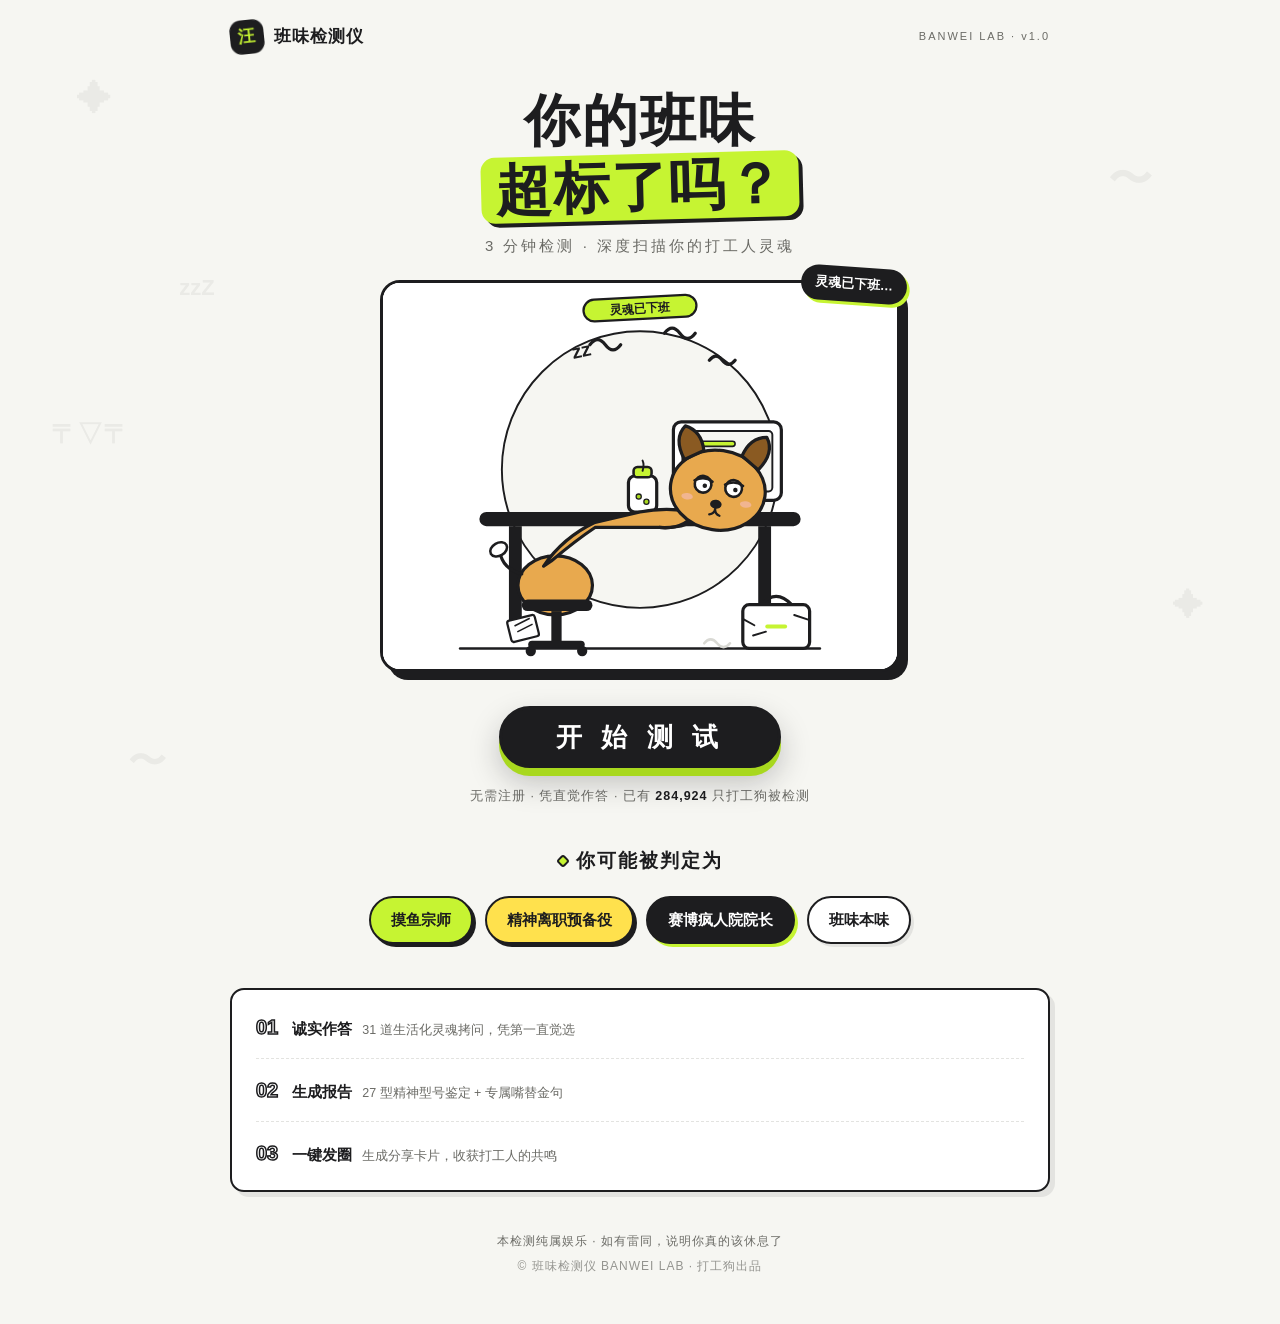
<file: index.html>
<!DOCTYPE html>
<html lang="zh-CN">
<head>
<meta charset="UTF-8">
<meta name="viewport" content="width=device-width, initial-scale=1.0, viewport-fit=cover">
<title>班味检测仪 · 测测你的班味浓度</title>
<meta name="description" content="面向职场打工人的情绪共鸣型趣味测试，31 道生活化灵魂拷问，鉴定 27 种打工人精神状态，一键生成分享卡片。">
<link rel="preconnect" href="https://cdn.jsdelivr.net">
<link rel="stylesheet" href="style.css?v=8">
</head>
<body class="page-home">

<div class="bg-doodles" aria-hidden="true">
  <span class="doodle d1">✦</span>
  <span class="doodle d2">〜</span>
  <span class="doodle d3">〒▽〒</span>
  <span class="doodle d4">✦</span>
  <span class="doodle d5">zzZ</span>
  <span class="doodle d6">〜</span>
</div>

<main class="home-wrap">
  <header class="brand-bar">
    <div class="brand-logo">
      <span class="logo-badge">汪</span>
      <span class="logo-text">班味检测仪</span>
    </div>
    <span class="brand-ver">BANWEI LAB · v1.0</span>
  </header>

  <section class="hero">
    <h1 class="hero-title">
      <span class="hero-title-line">你的班味</span>
      <span class="hero-title-line accent">超标了吗？</span>
    </h1>
    <p class="hero-sub">3 分钟检测 · 深度扫描你的打工人灵魂</p>

    <figure class="hero-figure">
      <img src="assets/hero.svg" alt="打工狗瘫在工位上的插画" class="hero-img" draggable="false">
      <span class="hero-bubble">灵魂已下班…</span>
    </figure>

    <div class="hero-cta">
      <a class="btn-start" href="quiz.html" id="btnStart">
        <span class="btn-start-inner">开 始 测 试</span>
      </a>
      <p class="hero-note">无需注册 · 凭直觉作答 · 已有 <b id="testedCount">284,921</b> 只打工狗被检测</p>
    </div>
  </section>

  <section class="tag-preview">
    <h2 class="section-title"><i class="title-tick"></i>你可能被判定为</h2>
    <ul class="tag-cloud">
      <li class="tag-pill pill-green">摸鱼宗师</li>
      <li class="tag-pill pill-yellow">精神离职预备役</li>
      <li class="tag-pill pill-black">赛博疯人院院长</li>
      <li class="tag-pill pill-outline">班味本味</li>
    </ul>
  </section>

  <section class="steps" aria-label="检测流程">
    <div class="step-row">
      <span class="step-no">01</span>
      <div class="step-text">
        <h3>诚实作答</h3>
        <p>31 道生活化灵魂拷问，凭第一直觉选</p>
      </div>
    </div>
    <div class="step-row">
      <span class="step-no">02</span>
      <div class="step-text">
        <h3>生成报告</h3>
        <p>27 型精神型号鉴定 + 专属嘴替金句</p>
      </div>
    </div>
    <div class="step-row">
      <span class="step-no">03</span>
      <div class="step-text">
        <h3>一键发圈</h3>
        <p>生成分享卡片，收获打工人的共鸣</p>
      </div>
    </div>
  </section>

  <footer class="home-footer">
    <p>本检测纯属娱乐 · 如有雷同，说明你真的该休息了</p>
    <p class="footer-dog">© 班味检测仪 BANWEI LAB · 打工狗出品</p>
  </footer>
</main>

<script>
(function(){
  var base = 284921, key = 'bw_tested_base';
  try {
    var saved = localStorage.getItem(key);
    if (!saved) { saved = base; localStorage.setItem(key, String(base)); }
    var n = parseInt(saved, 10) + Math.floor(Math.random() * 7) + 1;
    localStorage.setItem(key, String(n));
    var el = document.getElementById('testedCount');
    if (el) el.textContent = n.toLocaleString('zh-CN');
  } catch(e){}
})();
</script>
</body>
</html>
</file>
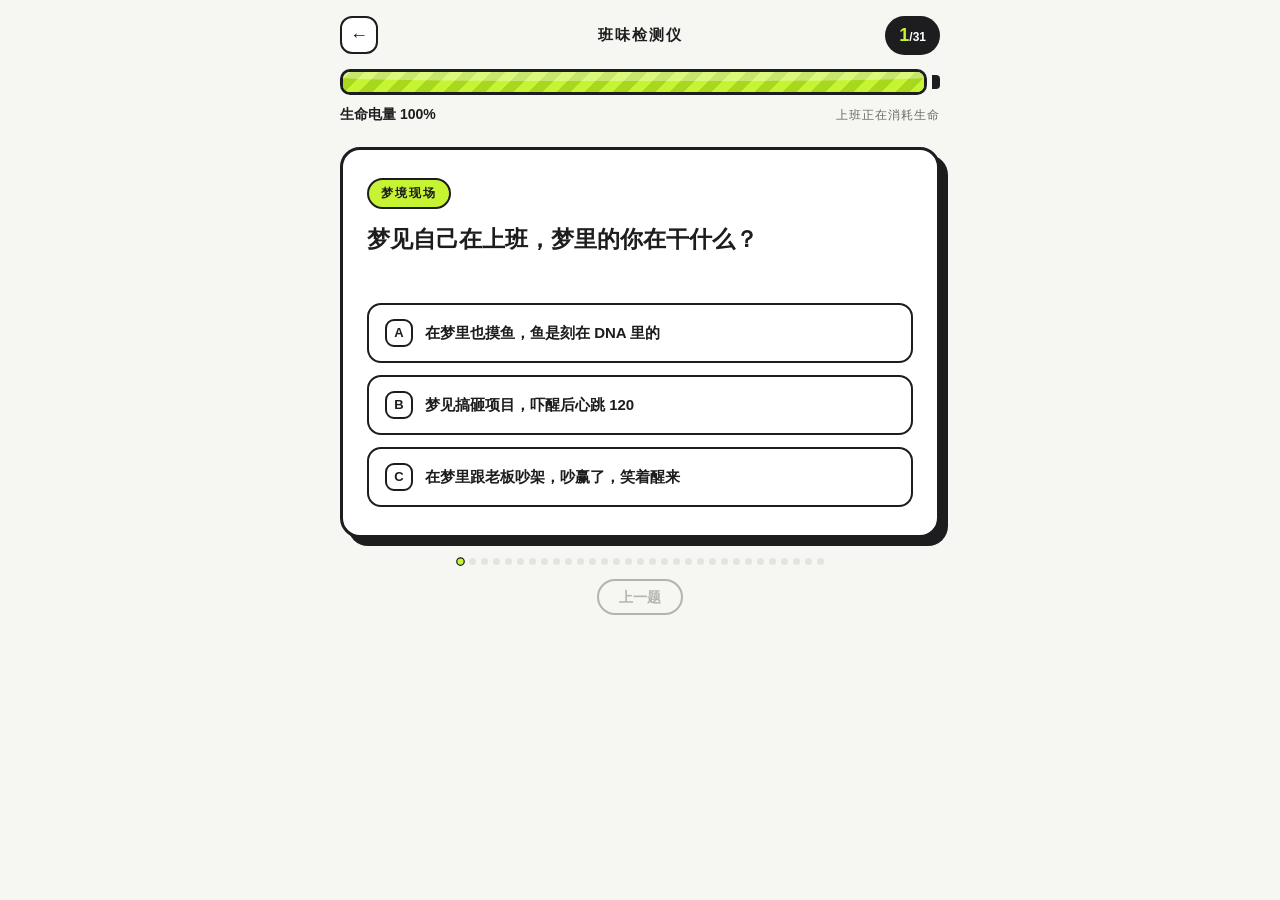
<file: quiz.html>
<!DOCTYPE html>
<html lang="zh-CN">
<head>
<meta charset="UTF-8">
<meta name="viewport" content="width=device-width, initial-scale=1.0, viewport-fit=cover">
<title>班味检测中… · 班味检测仪</title>
<link rel="preconnect" href="https://cdn.jsdelivr.net">
<link rel="stylesheet" href="style.css?v=10">
</head>
<body class="page-quiz">

<header class="quiz-header">
  <a class="quiz-back" href="index.html" aria-label="返回首页">←</a>
  <div class="quiz-brand">班味检测仪</div>
  <div class="quiz-count"><b id="qNow">1</b><span>/31</span></div>
</header>

<div class="battery-zone">
  <div class="battery">
    <div class="battery-body">
      <div class="battery-fill" id="batteryFill"></div>
      <div class="battery-gloss"></div>
    </div>
    <div class="battery-cap"></div>
  </div>
  <div class="battery-label"><span id="batteryText">生命电量 100%</span><span class="battery-tip">上班正在消耗生命</span></div>
</div>

<main class="quiz-main">
  <section class="q-card" id="qCard">
    <div class="q-scene" id="qScene">周一早高峰</div>
    <h2 class="q-title" id="qTitle">题目加载中…</h2>
    <div class="q-options" id="qOptions"></div>
  </section>

  <div class="quiz-nav">
    <div class="q-dots" id="qDots" aria-hidden="true"></div>
    <button class="btn-ghost" id="btnPrev" type="button">上一题</button>
  </div>
</main>

<div class="scan-mask" id="scanMask" hidden>
  <div class="scan-box">
    <div class="scan-dog">🐶</div>
    <div class="scan-line"></div>
  </div>
  <p class="scan-text" id="scanText">正在提取班味样本…</p>
  <div class="scan-bar"><i id="scanBar"></i></div>
</div>

<script src="questions.js?v=6"></script>
<script src="quiz.js?v=6"></script>
</body>
</html>
</file>
<file: style.css>
/* ============================================================
   班味检测仪 · 全站样式
   设计规范：白底/浅灰底 + 黑 + 荧光绿（强调色），日系极简扁平
   ============================================================ */
:root {
  --bg: #f6f6f2;
  --card: #ffffff;
  --ink: #1d1d1f;
  --ink-soft: #6b6b66;
  --line: #e3e3e0;
  --accent: #c6f432;
  --accent-deep: #a8d81e;
  --radius: 20px;
  --radius-sm: 14px;
  --shadow: 0 6px 24px rgba(29, 29, 31, 0.07);
  --shadow-lift: 0 10px 32px rgba(29, 29, 31, 0.12);
  --font-title: "PingFang SC", "HarmonyOS Sans SC", "Source Han Sans SC", "Noto Sans SC", "Microsoft YaHei", sans-serif;
  --font-body: "PingFang SC", "HarmonyOS Sans SC", "Yuanti SC", "Quicksand", "Noto Sans SC", "Microsoft YaHei", sans-serif;
}

* { margin: 0; padding: 0; box-sizing: border-box; }
html { -webkit-text-size-adjust: 100%; }
body {
  font-family: var(--font-body);
  background: var(--bg);
  color: var(--ink);
  line-height: 1.6;
  min-height: 100vh;
  -webkit-font-smoothing: antialiased;
}
img { max-width: 100%; display: block; }
button { font-family: inherit; cursor: pointer; }
a { color: inherit; text-decoration: none; }

/* ===================== 首页 ===================== */
.page-home {
  position: relative;
  overflow-x: hidden;
}

.bg-doodles {
  position: fixed;
  inset: 0;
  pointer-events: none;
  z-index: 0;
}
.doodle {
  position: absolute;
  font-weight: 700;
  color: var(--ink);
  opacity: 0.05;
  user-select: none;
}
.doodle.d1 { top: 8%; left: 6%; font-size: 34px; }
.doodle.d2 { top: 16%; right: 10%; font-size: 44px; }
.doodle.d3 { top: 46%; left: 4%; font-size: 26px; }
.doodle.d4 { bottom: 30%; right: 6%; font-size: 30px; }
.doodle.d5 { top: 30%; left: 14%; font-size: 22px; }
.doodle.d6 { bottom: 12%; left: 10%; font-size: 38px; }

.home-wrap {
  position: relative;
  z-index: 1;
  max-width: 720px;
  margin: 0 auto;
  padding: 20px 20px 48px;
}

/* 品牌栏 */
.brand-bar {
  display: flex;
  align-items: center;
  justify-content: space-between;
  gap: 12px;
}
.brand-logo {
  display: inline-flex;
  align-items: center;
  gap: 10px;
  font-family: var(--font-title);
  font-weight: 800;
  font-size: 17px;
  letter-spacing: 1px;
}
.logo-badge {
  width: 34px;
  height: 34px;
  border-radius: 11px;
  background: var(--ink);
  color: var(--accent);
  display: inline-flex;
  align-items: center;
  justify-content: center;
  font-size: 17px;
  font-weight: 800;
  transform: rotate(-6deg);
  flex: none;
}
.brand-ver {
  font-size: 11px;
  color: var(--ink-soft);
  letter-spacing: 2px;
  white-space: nowrap;
}

/* Hero */
.hero { text-align: center; padding-top: 34px; }
.hero-title {
  font-family: var(--font-title);
  font-weight: 900;
  font-size: clamp(34px, 8.5vw, 56px);
  line-height: 1.18;
  letter-spacing: 2px;
}
.hero-title-line { display: block; }
.hero-title-line.accent {
  background: var(--accent);
  display: inline-block;
  padding: 0 14px;
  border-radius: 14px;
  transform: rotate(-1.5deg);
  box-shadow: 4px 4px 0 var(--ink);
}
.hero-sub {
  margin-top: 14px;
  color: var(--ink-soft);
  font-size: 15px;
  letter-spacing: 3px;
}

.hero-figure {
  position: relative;
  margin: 22px auto 0;
  max-width: 460px;
  border: 3px solid var(--ink);
  border-radius: var(--radius);
  background: var(--card);
  box-shadow: 8px 8px 0 var(--ink);
  overflow: visible;
}
.hero-img {
  width: 100%;
  aspect-ratio: 4 / 3;
  object-fit: cover;
  border-radius: calc(var(--radius) - 3px);
  background: #fff;
}
.hero-bubble {
  position: absolute;
  top: -16px;
  right: -10px;
  background: var(--ink);
  color: #fff;
  font-size: 13px;
  font-weight: 700;
  padding: 7px 14px;
  border-radius: 999px;
  transform: rotate(4deg);
  box-shadow: 3px 3px 0 var(--accent);
  white-space: nowrap;
}

/* 开始按钮 */
.hero-cta { margin-top: 34px; }
.btn-start {
  position: relative;
  display: inline-flex;
  align-items: center;
  justify-content: center;
  line-height: 1;
  gap: 10px;
  background: var(--ink);
  color: #fff;
  font-family: var(--font-title);
  font-weight: 900;
  font-size: clamp(20px, 5vw, 26px);
  letter-spacing: 6px;
  padding: 15px 54px;
  border-radius: 999px;
  border: 3px solid var(--ink);
  box-shadow: 0 8px 0 var(--accent-deep), 0 14px 30px rgba(29, 29, 31, 0.25);
  transition: transform 0.15s ease, box-shadow 0.15s ease;
  animation: breathe 2.4s ease-in-out infinite;
}
@keyframes breathe {
  0%, 100% { transform: translateY(0); }
  50% { transform: translateY(-4px); }
}
.btn-start:hover {
  animation: none;
  transform: translateY(-2px) scale(1.02);
  box-shadow: 0 10px 0 var(--accent-deep), 0 18px 36px rgba(29, 29, 31, 0.3);
}
.btn-start:active {
  transform: translateY(4px);
  box-shadow: 0 3px 0 var(--accent-deep);
}
.hero-note {
  margin-top: 18px;
  font-size: 12.5px;
  color: var(--ink-soft);
  letter-spacing: 1px;
}
.hero-note b { color: var(--ink); }

/* 标签预览 */
.tag-preview { margin-top: 40px; text-align: center; }
.section-title {
  font-family: var(--font-title);
  font-weight: 800;
  font-size: 19px;
  letter-spacing: 2px;
  display: inline-flex;
  align-items: center;
  gap: 8px;
}
.title-tick {
  width: 10px;
  height: 10px;
  background: var(--accent);
  border: 2px solid var(--ink);
  border-radius: 3px;
  transform: rotate(45deg);
  flex: none;
}
.tag-cloud {
  list-style: none;
  display: flex;
  flex-wrap: wrap;
  justify-content: center;
  gap: 12px;
  margin-top: 20px;
}
.tag-pill {
  font-family: var(--font-title);
  font-weight: 800;
  font-size: 15px;
  padding: 10px 20px;
  border-radius: 999px;
  border: 2.5px solid var(--ink);
  transition: transform 0.2s ease;
}
.tag-pill:hover { transform: translateY(-3px) rotate(-2deg); }
.pill-green { background: var(--accent); box-shadow: 3px 3px 0 var(--ink); }
.pill-yellow { background: #ffe14d; box-shadow: 3px 3px 0 var(--ink); }
.pill-black { background: var(--ink); color: #fff; box-shadow: 3px 3px 0 var(--accent); }
.pill-outline { background: #fff; box-shadow: 3px 3px 0 var(--line); }

/* 三步流程（单容器紧凑列表） */
.steps {
  margin-top: 44px;
  background: var(--card);
  border: 2.5px solid var(--ink);
  border-radius: var(--radius-sm);
  box-shadow: 5px 5px 0 var(--line);
  padding: 4px 20px;
}
.step-row {
  display: flex;
  align-items: baseline;
  gap: 14px;
  padding: 13px 0;
}
.step-row + .step-row { border-top: 1.5px dashed var(--line); }
.step-no {
  flex: none;
  font-family: var(--font-title);
  font-weight: 900;
  font-size: 20px;
  color: transparent;
  -webkit-text-stroke: 1.5px var(--ink);
}
.step-text {
  display: flex;
  align-items: baseline;
  gap: 10px;
  flex-wrap: wrap;
}
.step-text h3 {
  font-family: var(--font-title);
  font-weight: 800;
  font-size: 15px;
  white-space: nowrap;
}
.step-text p {
  font-size: 12.5px;
  color: var(--ink-soft);
  line-height: 1.55;
}

.home-footer {
  margin-top: 40px;
  text-align: center;
  font-size: 12px;
  color: var(--ink-soft);
  letter-spacing: 1px;
}
.footer-dog { margin-top: 6px; opacity: 0.7; }

/* ===================== 答题页 ===================== */
.page-quiz {
  min-height: 100vh;
  display: flex;
  flex-direction: column;
}

.quiz-header {
  position: relative;
  display: flex;
  align-items: center;
  justify-content: space-between;
  gap: 12px;
  max-width: 640px;
  width: 100%;
  margin: 0 auto;
  padding: 16px 20px 0;
}
.quiz-back {
  width: 38px;
  height: 38px;
  border-radius: 12px;
  border: 2.5px solid var(--ink);
  background: #fff;
  display: inline-flex;
  align-items: center;
  justify-content: center;
  font-size: 18px;
  font-weight: 700;
  flex: none;
  transition: transform 0.15s ease;
}
.quiz-back:hover { transform: translateX(-2px); }
.quiz-brand {
  position: absolute;
  left: 50%;
  transform: translateX(-50%);
  pointer-events: none;
  font-family: var(--font-title);
  font-weight: 800;
  font-size: 15px;
  letter-spacing: 2px;
}
.quiz-count {
  font-family: var(--font-title);
  font-weight: 900;
  font-size: 18px;
  background: var(--ink);
  color: var(--accent);
  padding: 5px 14px;
  border-radius: 999px;
  flex: none;
}
.quiz-count span { font-size: 12px; color: #fff; font-weight: 600; }

/* 电量条 */
.battery-zone {
  max-width: 640px;
  width: 100%;
  margin: 14px auto 0;
  padding: 0 20px;
}
.battery {
  display: flex;
  align-items: center;
  gap: 5px;
}
.battery-body {
  position: relative;
  flex: 1;
  height: 26px;
  border: 3px solid var(--ink);
  border-radius: 10px;
  background: #fff;
  overflow: hidden;
}
.battery-fill {
  height: 100%;
  width: 100%;
  background: repeating-linear-gradient(
    -45deg,
    var(--accent),
    var(--accent) 10px,
    var(--accent-deep) 10px,
    var(--accent-deep) 20px
  );
  transition: width 0.5s cubic-bezier(0.22, 1, 0.36, 1);
  position: relative;
}
.battery-fill.low {
  background: repeating-linear-gradient(
    -45deg,
    #ff6b5e,
    #ff6b5e 10px,
    #e04b3e 10px,
    #e04b3e 20px
  );
  animation: blink 1s steps(2) infinite;
}
@keyframes blink { 50% { opacity: 0.55; } }
.battery-gloss {
  position: absolute;
  top: 0;
  left: 0;
  right: 0;
  height: 45%;
  background: rgba(255, 255, 255, 0.35);
  border-radius: 6px 6px 40% 40%;
  pointer-events: none;
}
.battery-cap {
  width: 8px;
  height: 14px;
  background: var(--ink);
  border-radius: 0 4px 4px 0;
  flex: none;
}
.battery-label {
  display: flex;
  align-items: baseline;
  justify-content: space-between;
  gap: 10px;
  margin-top: 8px;
}
#batteryText {
  font-family: var(--font-title);
  font-weight: 800;
  font-size: 14px;
}
.battery-tip {
  font-size: 11.5px;
  color: var(--ink-soft);
  letter-spacing: 1px;
}

/* 题目卡片 */
.quiz-main {
  flex: 1;
  width: 100%;
  max-width: 640px;
  margin: 0 auto;
  padding: 22px 20px 40px;
  display: flex;
  flex-direction: column;
  gap: 20px;
}
.q-card {
  background: var(--card);
  border: 3px solid var(--ink);
  border-radius: var(--radius);
  box-shadow: 8px 8px 0 var(--ink);
  padding: 28px 24px;
}
.q-card.enter { animation: cardIn 0.35s cubic-bezier(0.22, 1, 0.36, 1); }
@keyframes cardIn {
  from { opacity: 0; transform: translateY(18px) scale(0.98); }
  to { opacity: 1; transform: translateY(0) scale(1); }
}
.q-scene {
  display: inline-block;
  font-size: 12px;
  font-weight: 700;
  letter-spacing: 2px;
  color: var(--ink);
  background: var(--accent);
  border: 2px solid var(--ink);
  padding: 4px 12px;
  border-radius: 999px;
}
.q-title {
  font-family: var(--font-title);
  font-weight: 800;
  font-size: clamp(19px, 4.6vw, 23px);
  line-height: 1.45;
  margin-top: 14px;
  min-height: 2.6em;
}
.q-options {
  margin-top: 20px;
  display: flex;
  flex-direction: column;
  gap: 12px;
}
.opt-btn {
  display: flex;
  align-items: center;
  gap: 12px;
  width: 100%;
  text-align: left;
  background: #fff;
  border: 2.5px solid var(--ink);
  border-radius: var(--radius-sm);
  padding: 14px 16px;
  font-size: 15px;
  font-weight: 600;
  line-height: 1.5;
  color: var(--ink);
  transition: transform 0.12s ease, background 0.15s ease, box-shadow 0.12s ease;
}
/* hover 仅限真正支持悬停的设备：触屏上手指点按后浏览器会保留
   粘性 hover，下一题同位置的按钮会被误染成“选中态” */
@media (hover: hover) and (pointer: fine) {
  .opt-btn:hover {
    background: var(--accent);
    animation: wiggle 0.35s ease-in-out;
  }
}
@keyframes wiggle {
  0%, 100% { transform: rotate(0); }
  25% { transform: rotate(-1.2deg) translateX(-2px); }
  75% { transform: rotate(1.2deg) translateX(2px); }
}
.opt-btn:active { transform: scale(0.98); }
.opt-btn.picked {
  background: var(--ink);
  color: #fff;
  box-shadow: 4px 4px 0 var(--accent);
}
.opt-key {
  width: 28px;
  height: 28px;
  border-radius: 9px;
  border: 2px solid currentColor;
  display: inline-flex;
  align-items: center;
  justify-content: center;
  font-weight: 800;
  font-size: 13px;
  flex: none;
}

/* 底部导航 */
.quiz-nav {
  display: flex;
  flex-direction: column;
  align-items: center;
  gap: 14px;
}
.btn-ghost {
  display: inline-flex;
  align-items: center;
  justify-content: center;
  line-height: 1;
  background: transparent;
  border: 2.5px solid var(--ink);
  border-radius: 999px;
  padding: 9px 20px;
  font-weight: 700;
  font-size: 14px;
  color: var(--ink);
  transition: opacity 0.15s ease, transform 0.15s ease;
}
.btn-ghost:hover { transform: translateX(-2px); }
.btn-ghost.disabled { opacity: 0.3; pointer-events: none; }
.q-dots {
  display: flex;
  gap: 5px;
  flex-wrap: wrap;
  justify-content: center;
  width: 100%;
}
.q-dots .dot {
  width: 7px;
  height: 7px;
  border-radius: 50%;
  background: var(--line);
  transition: all 0.2s ease;
}
.q-dots .dot.done { background: var(--ink); }
.q-dots .dot.cur {
  background: var(--accent);
  border: 1.5px solid var(--ink);
  transform: scale(1.25);
}
.nav-placeholder { width: 88px; }

/* 扫描遮罩 */
.scan-mask {
  position: fixed;
  inset: 0;
  z-index: 50;
  background: rgba(246, 246, 242, 0.96);
  display: flex;
  flex-direction: column;
  align-items: center;
  justify-content: center;
  gap: 22px;
  padding: 24px;
}
.scan-mask[hidden] { display: none; }
.scan-box {
  position: relative;
  width: 150px;
  height: 150px;
  border: 3px solid var(--ink);
  border-radius: 28px;
  background: #fff;
  display: flex;
  align-items: center;
  justify-content: center;
  overflow: hidden;
  box-shadow: 6px 6px 0 var(--accent);
}
.scan-dog { font-size: 64px; animation: dogShake 1.2s ease-in-out infinite; }
@keyframes dogShake {
  0%, 100% { transform: rotate(-6deg); }
  50% { transform: rotate(6deg); }
}
.scan-line {
  position: absolute;
  left: 8%;
  right: 8%;
  height: 3px;
  background: var(--accent-deep);
  box-shadow: 0 0 12px var(--accent-deep);
  animation: scanMove 1.4s ease-in-out infinite;
}
@keyframes scanMove {
  0%, 100% { top: 12%; }
  50% { top: 84%; }
}
.scan-text {
  font-family: var(--font-title);
  font-weight: 800;
  font-size: 16px;
  letter-spacing: 2px;
}
.scan-bar {
  width: min(260px, 70vw);
  height: 12px;
  border: 2.5px solid var(--ink);
  border-radius: 999px;
  background: #fff;
  overflow: hidden;
}
.scan-bar i {
  display: block;
  height: 100%;
  width: 0;
  background: var(--accent);
  transition: width 0.25s ease;
}

/* ===================== 结果页 ===================== */
.page-result {
  padding: 20px 16px 28px;
}
/* 报告内容容器：无框无底，纯排版展示 */
.poster-card {
  max-width: 620px;
  margin: 0 auto;
  padding: 0;
}
.r-header {
  display: flex;
  align-items: center;
  justify-content: space-between;
  gap: 10px;
}
.r-report-no {
  font-size: 11px;
  letter-spacing: 1.5px;
  color: var(--ink-soft);
  white-space: nowrap;
}

.r-hero { text-align: center; margin-top: 14px; }
.r-figure {
  max-width: 300px;
  margin: 0 auto;
  border: 3px solid var(--ink);
  border-radius: var(--radius);
  box-shadow: 6px 6px 0 var(--accent);
  overflow: hidden;
  background: #fff;
}
.r-img {
  width: 100%;
  aspect-ratio: 4 / 3;
  object-fit: cover;
  background: #fff;
}
.r-title {
  font-family: var(--font-title);
  font-weight: 900;
  font-size: clamp(25px, 6vw, 30px);
  letter-spacing: 3px;
  margin-top: 10px;
}
.r-subtitle {
  margin-top: 6px;
  font-size: 14px;
  color: var(--ink-soft);
}
.r-subtitle b { color: var(--ink); }
.r-verdict {
  display: inline-block;
  margin-top: 10px;
  font-family: var(--font-title);
  font-weight: 800;
  font-size: 14px;
  letter-spacing: 1px;
  background: var(--accent);
  border: 2.5px solid var(--ink);
  border-radius: 999px;
  padding: 6px 18px;
  box-shadow: 3px 3px 0 var(--ink);
}

/* 核心数据仪表（去底，2×2 网格，透明轨道） */
.r-grid {
  margin-top: 0;
  display: grid;
  grid-template-columns: 1fr 1fr;
  column-gap: 24px;
}
.stat-row {
  display: flex;
  align-items: center;
  gap: 10px;
  padding: 9px 0;
}
.stat-row:nth-child(-n+2) { border-bottom: 1.5px dashed var(--line); }
.stat-name {
  flex: none;
  width: 4.5em;
  font-size: 13px;
  font-weight: 700;
  color: var(--ink-soft);
  letter-spacing: 1px;
  white-space: nowrap;
}
.stat-bar {
  flex: 1;
  min-width: 0;
  height: 10px;
  background: transparent;
  border: 2px solid var(--ink);
  border-radius: 999px;
  overflow: hidden;
}
.stat-bar i {
  display: block;
  height: 100%;
  width: 0;
  background: var(--accent);
  border-radius: 999px;
  transition: width 0.9s cubic-bezier(0.22, 1, 0.36, 1);
}
.stat-val {
  flex: none;
  min-width: 3.4em;
  text-align: right;
  font-family: var(--font-title);
  font-weight: 900;
  font-size: 16px;
  letter-spacing: 0.5px;
  white-space: nowrap;
}

/* 内容分区：统一留白节奏 */
.r-section { margin-top: 22px; }
.r-block-title {
  font-family: var(--font-title);
  font-weight: 800;
  font-size: 16px;
  letter-spacing: 2px;
  display: flex;
  align-items: center;
  gap: 8px;
}
.r-sub-title .title-tick { width: 8px; height: 8px; }
.r-comment {
  margin-top: 8px;
  font-size: 14px;
  line-height: 1.65;
  color: #3d3d3a;
  padding: 2px 4px 2px 14px;
  border-left: 3px solid var(--accent);
}
.r-tags {
  margin-top: 10px;
  display: grid;
  grid-template-columns: repeat(3, 1fr);
  gap: 10px;
}

/* 六维图鉴：雷达区（无底色，限宽紧凑） */
.radar-wrap {
  margin-top: 14px;
  display: flex;
  justify-content: center;
  padding: 0;
  max-width: 240px;
  margin-left: auto;
  margin-right: auto;
}
.radar-wrap canvas { display: block; max-width: 100%; }
.tag-chip {
  display: flex;
  flex-direction: column;
  align-items: center;
  justify-content: center;
  gap: 2px;
  text-align: center;
  border: 2.5px solid var(--ink);
  border-radius: var(--radius-sm);
  padding: 7px 8px;
  font-size: 12.5px;
  min-width: 0;
}
.tag-chip b {
  font-family: var(--font-title);
  font-weight: 800;
  font-size: 14px;
  letter-spacing: 0.5px;
  line-height: 1.25;
  max-width: 100%;
  overflow: hidden;
  display: -webkit-box;
  -webkit-line-clamp: 2;
  -webkit-box-orient: vertical;
}
.tag-chip span {
  color: var(--ink-soft);
  font-size: 11px;
  line-height: 1.35;
  max-width: 100%;
  overflow: hidden;
  display: -webkit-box;
  -webkit-line-clamp: 2;
  -webkit-box-orient: vertical;
}
.tag-c0 { background: var(--accent); box-shadow: 3px 3px 0 var(--ink); }
.tag-c1 { background: #ffe14d; box-shadow: 3px 3px 0 var(--ink); }
.tag-c2 { background: transparent; box-shadow: 3px 3px 0 var(--line); }

/* 27 型精神型号展示区（去底，居中排版） */
.r-type {
  margin-top: 8px;
  padding: 2px 8px 0;
  display: flex;
  flex-direction: column;
  align-items: center;
  gap: 4px;
  text-align: center;
}
.r-type-head {
  display: flex;
  flex-wrap: wrap;
  align-items: center;
  justify-content: center;
  gap: 6px;
}
.r-type-name {
  font-family: var(--font-title);
  font-weight: 900;
  font-size: 18px;
  letter-spacing: 2px;
  color: var(--ink);
}
.r-type-code {
  font-size: 10px;
  font-weight: 700;
  letter-spacing: 0.5px;
  color: var(--ink-soft);
  background: var(--accent);
  border: 2px solid var(--ink);
  border-radius: 999px;
  padding: 3px 8px;
  white-space: nowrap;
  max-width: 100%;
  overflow: hidden;
  text-overflow: ellipsis;
}
.r-type-desc {
  margin-top: 0;
  font-size: 13.5px;
  line-height: 1.6;
  color: #3d3d3a;
  max-width: 34em;
}

.r-footer {
  margin-top: 22px;
  padding-top: 14px;
  border-top: 2px dashed var(--line);
  display: flex;
  align-items: center;
  justify-content: space-between;
  gap: 10px;
  flex-wrap: wrap;
  font-size: 11px;
  color: var(--ink-soft);
  letter-spacing: 1px;
}

/* 分享区：两按钮并排一行，主按钮（保存图片）居右 */
.share-zone {
  max-width: 620px;
  margin: 18px auto 0;
  display: flex;
  flex-wrap: wrap;
  align-items: center;
  justify-content: center;
  gap: 12px;
}
.share-zone .share-tip {
  width: 100%;
  margin-top: 12px;
  text-align: center;
}
.btn-share {
  display: inline-flex;
  align-items: center;
  justify-content: center;
  gap: 8px;
  background: var(--ink);
  color: #fff;
  font-family: var(--font-title);
  font-weight: 900;
  font-size: 14px;
  letter-spacing: 2px;
  border: 2.5px solid var(--ink);
  border-radius: 999px;
  padding: 9px 22px;
  line-height: 1;
  box-shadow: 0 5px 0 var(--accent-deep);
  transition: transform 0.15s ease, box-shadow 0.15s ease, opacity 0.15s;
}
.btn-share:hover { transform: translateY(-2px); box-shadow: 0 7px 0 var(--accent-deep); }
.btn-share:active { transform: translateY(3px); box-shadow: 0 2px 0 var(--accent-deep); }
.btn-share.loading { opacity: 0.6; pointer-events: none; }
.btn-retry {
  display: inline-flex;
  align-items: center;
  justify-content: center;
  line-height: 1;
  margin-left: 0;
  background: #fff;
  border: 2.5px solid var(--ink);
  border-radius: 999px;
  padding: 9px 22px;
  font-weight: 700;
  font-size: 14px;
  letter-spacing: 2px;
  color: var(--ink);
  transition: transform 0.15s ease;
}
.btn-retry:hover { transform: translateY(-2px); }
.share-tip {
  margin-top: 14px;
  font-size: 12px;
  color: var(--ink-soft);
  letter-spacing: 1px;
}

/* 海报弹窗 */
.poster-modal {
  position: fixed;
  inset: 0;
  z-index: 60;
  background: rgba(29, 29, 31, 0.72);
  display: flex;
  align-items: center;
  justify-content: center;
  padding: 20px;
}
.poster-modal[hidden] { display: none; }
.poster-modal-inner {
  background: #fff;
  border-radius: 20px;
  padding: 14px;
  max-width: min(420px, 92vw);
  max-height: 88vh;
  display: flex;
  flex-direction: column;
  gap: 12px;
  box-shadow: 0 24px 60px rgba(0, 0, 0, 0.35);
}
#posterImg {
  width: 100%;
  max-height: 62vh;
  object-fit: contain;
  border-radius: 12px;
  background: var(--bg);
}
.poster-actions {
  display: flex;
  justify-content: center;
  gap: 10px;
  flex-wrap: wrap;
}
.poster-actions .btn-share { padding: 10px 30px; font-size: 15px; }
.poster-actions .btn-retry { margin-left: 0; padding: 10px 22px; font-size: 14px; }
.poster-hint {
  margin-top: -4px;
  font-size: 12.5px;
  line-height: 1.5;
  text-align: center;
  color: var(--ink-soft);
}

/* 9:16 分享海报（离屏隐藏，仅用于生成图片）
   无描边版：靠留白、字重与局部色块分层，聚焦内容本身 */
.share-poster {
  position: fixed;
  left: -9999px;
  top: 0;
  width: 540px;
  height: 960px;
  background: var(--bg);
  padding: 40px 44px 30px;
  display: flex;
  flex-direction: column;
  overflow: hidden;
}
.sp-head {
  display: flex;
  align-items: center;
  justify-content: space-between;
  gap: 10px;
}
.sp-no {
  font-size: 12px;
  letter-spacing: 1.5px;
  color: var(--ink-soft);
  white-space: nowrap;
}
.sp-verdict {
  margin-top: 14px;
  align-self: center;
  display: flex;
  align-items: center;
  justify-content: center;
  line-height: 1;
  font-family: var(--font-title);
  font-weight: 900;
  font-size: 23px;
  letter-spacing: 2px;
  background: var(--accent);
  border-radius: 999px;
  padding: 10px 30px;
  white-space: nowrap;
}
.sp-figure {
  margin: 16px 0 0;
  border-radius: 18px;
  overflow: hidden;
  background: #fff;
}
.sp-img {
  display: block;
  width: 100%;
  aspect-ratio: 16 / 9;
  object-fit: cover;
  background: #fff;
}
.sp-stats {
  margin-top: 16px;
  display: grid;
  grid-template-columns: 1fr 1fr 1fr;
  gap: 10px;
}
.sp-stat {
  background: #fff;
  border-radius: var(--radius-sm);
  padding: 10px 12px;
  text-align: center;
}
.sp-stat-name {
  display: block;
  font-size: 12.5px;
  font-weight: 700;
  color: var(--ink-soft);
  letter-spacing: 2px;
}
.sp-stat-val {
  display: block;
  margin-top: 4px;
  font-family: var(--font-title);
  font-weight: 900;
  font-size: 25px;
  letter-spacing: 1px;
}
.sp-tag {
  margin-top: 16px;
  align-self: center;
  max-width: 100%;
  display: flex;
  align-items: center;
  justify-content: center;
  gap: 10px;
  flex-wrap: wrap;
  background: #ffe14d;
  border-radius: 999px;
  padding: 9px 24px;
}
.sp-tag b {
  font-family: var(--font-title);
  font-weight: 800;
  font-size: 19px;
  letter-spacing: 1px;
  line-height: 1;
  white-space: nowrap;
}
.sp-tag span { font-size: 13.5px; color: #3d3d3a; line-height: 1; }

/* html2canvas 对自定义中文字体基线渲染偏低，截图瞬间上移半字高补偿，截完即移除 */
.poster-render .sp-verdict span,
.poster-render .sp-tag b,
.poster-render .sp-tag span {
  display: inline-block;
  transform: translateY(-0.5em);
}

/* 海报六维雷达 */
.sp-radar {
  margin-top: 14px;
  align-self: center;
  background: #fff;
  border-radius: var(--radius-sm);
  padding: 6px;
}
.sp-radar img {
  display: block;
  width: 230px;
  max-width: 100%;
}

/* 海报增强：称号 + 金句 + 二维码 */
.sp-title {
  margin-top: 14px;
  text-align: center;
  font-family: var(--font-title);
  font-weight: 900;
  font-size: 36px;
  letter-spacing: 4px;
  line-height: 1.15;
}
.sp-title .sp-title-sub {
  display: block;
  margin-top: 5px;
  font-size: 13px;
  font-weight: 700;
  letter-spacing: 3px;
  color: var(--ink-soft);
}
.sp-quote {
  margin-top: 12px;
  align-self: center;
  max-width: 100%;
  background: #fff;
  border-radius: 14px;
  padding: 10px 18px;
  font-size: 13.5px;
  font-weight: 600;
  line-height: 1.6;
  text-align: center;
}
.sp-foot {
  margin-top: auto;
  padding-top: 14px;
  border-top: 2px dashed var(--line);
  display: flex;
  align-items: center;
  justify-content: space-between;
  gap: 10px;
  font-size: 12px;
  color: var(--ink-soft);
  letter-spacing: 1px;
}
.sp-qr {
  display: flex;
  align-items: center;
  gap: 8px;
  flex: none;
}
.sp-qr img {
  width: 54px;
  height: 54px;
  display: block;
  border-radius: 8px;
  background: #fff;
}
.sp-qr-text {
  display: flex;
  flex-direction: column;
  gap: 3px;
  font-size: 11px;
  color: var(--ink-soft);
  letter-spacing: 1px;
  line-height: 1.4;
}
.sp-qr-text b {
  font-size: 12.5px;
  color: var(--ink);
  letter-spacing: 2px;
}

/* ============================================================
   响应式适配
   ============================================================ */

/* 平板及以下 */
@media (max-width: 640px) {
  .home-wrap { padding: 16px 16px 40px; }
  .hero { padding-top: 26px; }
  .hero-figure { box-shadow: 5px 5px 0 var(--ink); }
  .hero-bubble { right: -4px; font-size: 12px; }
  .btn-start { padding: 13px 40px; letter-spacing: 4px; }
  .steps { padding: 2px 16px; }
  .step-row { padding: 11px 0; }
  .step-text { display: block; }
  .step-text p { margin-top: 2px; }

  .q-card { padding: 22px 18px; box-shadow: 6px 6px 0 var(--ink); }
  .q-title { min-height: 0; }
  .opt-btn { padding: 13px 14px; font-size: 14.5px; }
  .btn-ghost { padding: 8px 18px; font-size: 13px; white-space: nowrap; }
  .quiz-nav { gap: 12px; }

  .page-result { padding: 16px 12px 24px; }
  .r-section { margin-top: 18px; }
  .r-hero { margin-top: 12px; }
  .r-grid { column-gap: 16px; }
  .stat-row { padding: 8px 0; gap: 8px; }
  .stat-name { width: 4.2em; font-size: 12.5px; }
  .stat-val { font-size: 15px; min-width: 3.2em; }
  .r-tags { gap: 8px; }
  .tag-chip { padding: 6px 5px; }
  .tag-chip b { font-size: 13px; letter-spacing: 0.5px; line-height: 1.25; }
  .tag-chip span { font-size: 10.5px; line-height: 1.35; }
}

/* 小屏手机 */
@media (max-width: 380px) {
  .hero-title { font-size: 30px; }
  .tag-pill { font-size: 13.5px; padding: 8px 15px; }
  .quiz-count { font-size: 15px; padding: 4px 11px; }
  .r-title { letter-spacing: 2px; }
  .stat-row { gap: 6px; }
  .stat-name { width: auto; font-size: 11.5px; letter-spacing: 0; }
  .stat-val { font-size: 13px; min-width: 2em; }
  .r-grid { column-gap: 10px; }
}

/* 桌面端大屏 */
@media (min-width: 1024px) {
  .home-wrap { max-width: 860px; }
  .hero-figure { max-width: 520px; }
  .steps { padding: 6px 24px; }
  .step-row { padding: 15px 0; }
}

/* 横屏矮窗口（笔记本小高度） */
@media (max-height: 620px) and (orientation: landscape) {
  .hero { padding-top: 18px; }
  .hero-figure { margin-top: 14px; }
  .tag-preview { margin-top: 32px; }
}

/* 动画偏好 */
@media (prefers-reduced-motion: reduce) {
  *, *::before, *::after {
    animation-duration: 0.01ms !important;
    animation-iteration-count: 1 !important;
    transition-duration: 0.01ms !important;
  }
}
</file>
